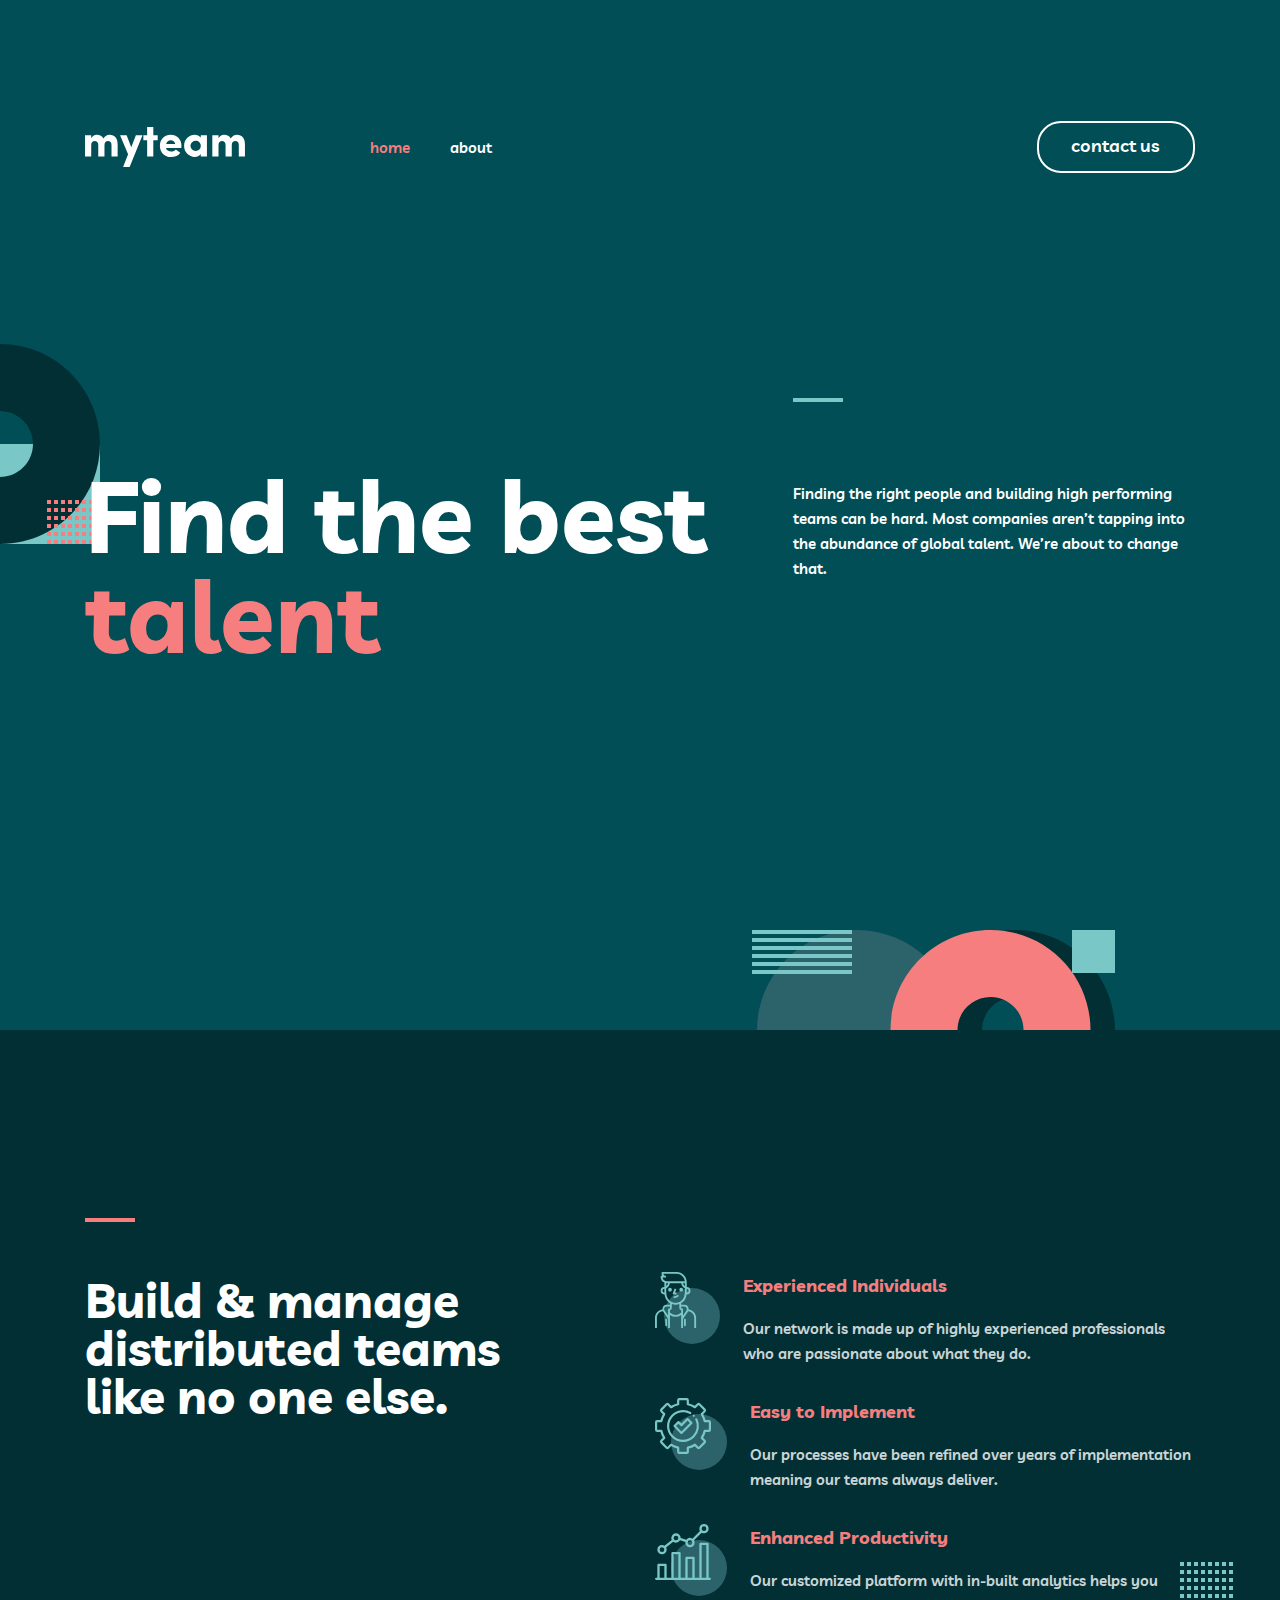
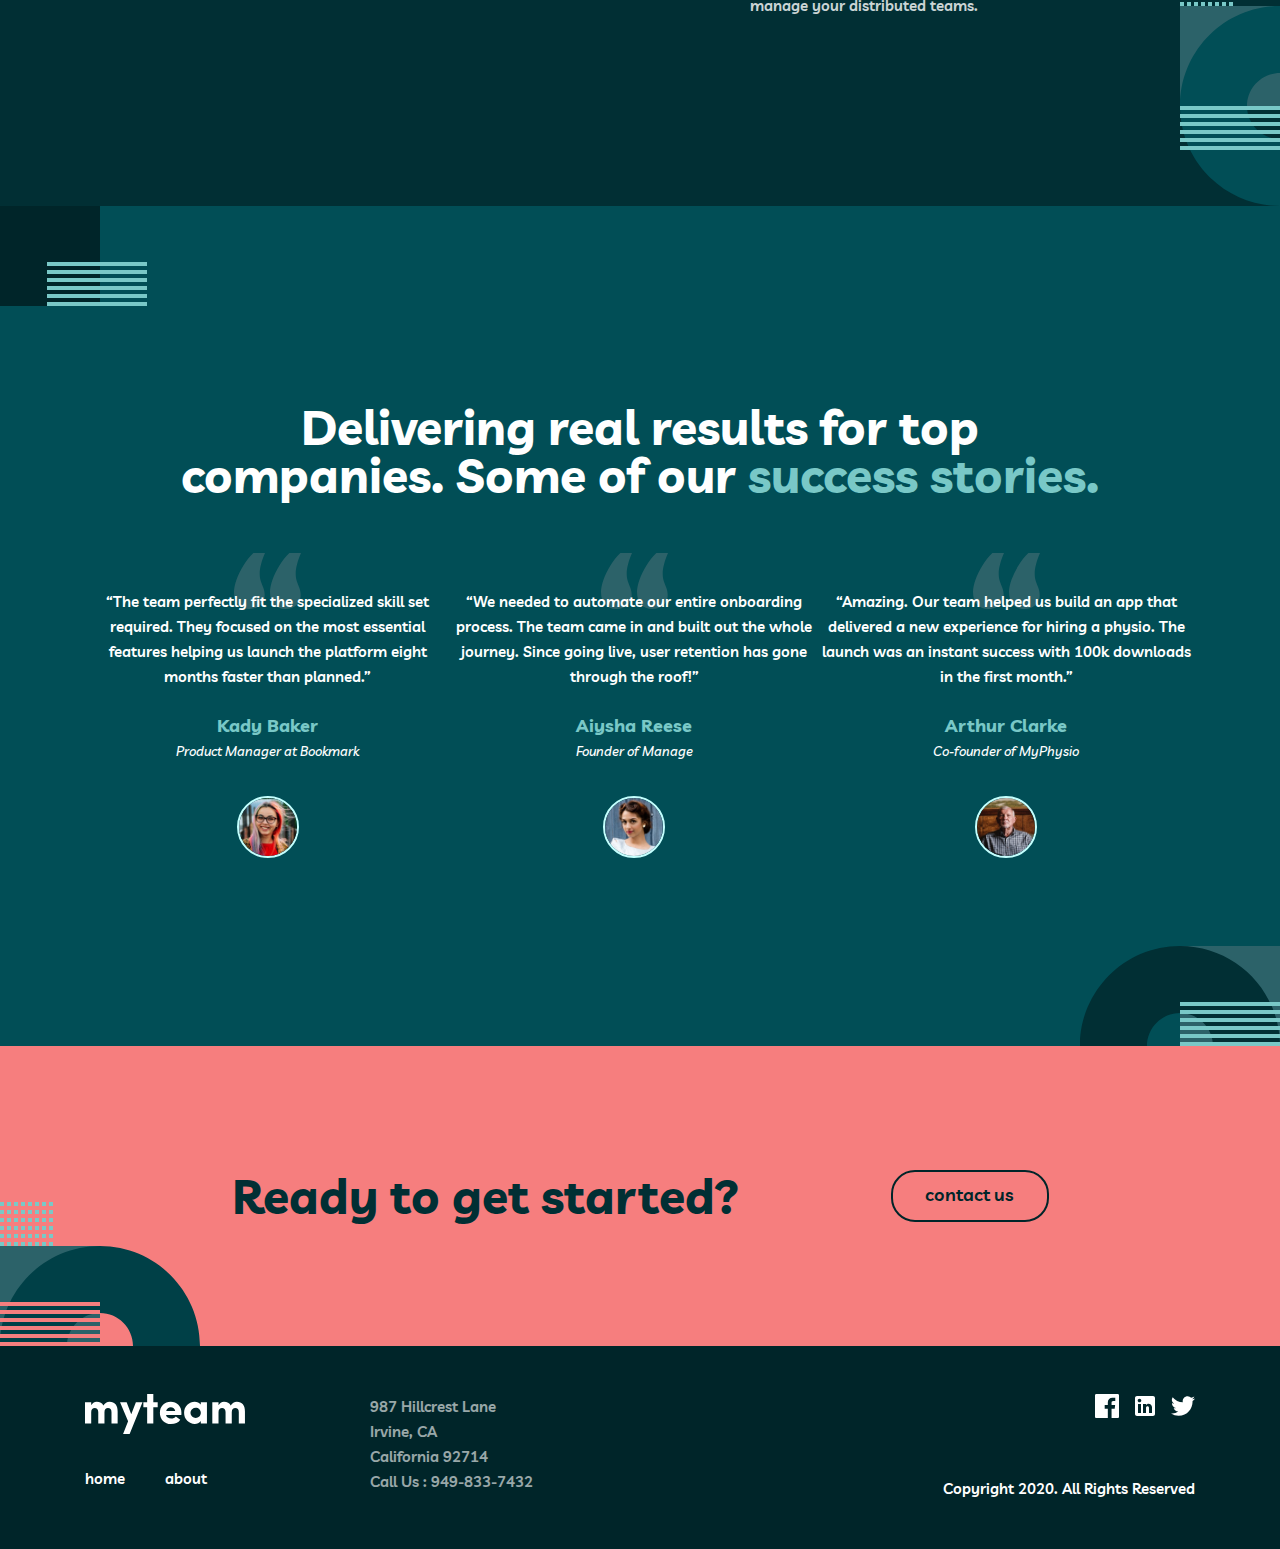
<file: index.html>
<!DOCTYPE html>
<html lang="en">
  <head>
    <meta charset="UTF-8" />
    <meta name="viewport" content="width=device-width, initial-scale=1.0" />
    <title>MyTeam</title>
    <!-- index -->
    <link rel="stylesheet" href="./css/index.css" />
  </head>
  <body>
    <!-- header start -->
    <header class="header">
      <div class="header-container container">
        <!-- LOGO -->
        <a class="site-logo" href="#">
          <img
            class="site-logo-image"
            src="./images/myteam.svg"
            alt="MyTeam logo"
            width="160"
            height="40"
          />
        </a>
        <!-- nav  -->
        <nav class="sitenav">
          <ul class="sitenav-list">
            <li class="sitenav-item">
              <a class="sitenav-link" href="#" id="active">home</a>
            </li>
            <li class="sitenav-item">
              <a class="sitenav-link" href="./pages/about.html">about</a>
            </li>
          </ul>
        </nav>
        <!-- battom -->
        <a class="btn btn-white header-btn" href="./pages/contact.html"
          >contact us</a
        >
      </div>
    </header>
    <!-- header end -->
    <!-- main start -->
    <main class="main">
      <section class="hero">
        <div class="container hero-container">
          <h1 class="hero-title">
            Find the best <span class="orange-text"> talent</span>
          </h1>
          <div class="hero-discription">
            <div class="divider blue-divider hero-divider"></div>
            <p class="hero-description-text">
              Finding the right people and building high performing teams can be
              hard. Most companies aren’t tapping into the abundance of global
              talent. We’re about to change that.
            </p>
          </div>
        </div>
      </section>
      <section class="features">
        <div class="features-container container">
          <div class="features-content">
            <div class="divider orange-divider features-divider"></div>
            <h1 class="features-title">
              Build & manage distributed teams like no one else.
            </h1>
          </div>
          <div class="features-list-wrapper">
            <ul class="features-list">
              <li class="features-item">
                <img
                  class="features-image"
                  src="./images/icon-person.svg"
                  alt=""
                  width="72"
                  height="72"
                />
                <div class="features-item-content">
                  <h3 class="features-item-title orange-text">
                    Experienced Individuals
                  </h3>
                  <p class="features-iten-description">
                    Our network is made up of highly experienced professionals
                    who are passionate about what they do.
                  </p>
                </div>
              </li>
              <li class="features-item">
                <img
                  class="features-image"
                  src="./images/icon-cog.svg"
                  alt=""
                  width="72"
                  height="72"
                />
                <div class="features-item-content">
                  <h3 class="features-item-title orange-text">
                    Easy to Implement
                  </h3>
                  <p class="features-iten-description">
                    Our processes have been refined over years of implementation
                    meaning our teams always deliver.
                  </p>
                </div>
              </li>
              <li class="features-item">
                <img
                  class="features-image"
                  src="./images/icon-chart.svg"
                  alt=""
                  width="72"
                  height="72"
                />
                <div class="features-item-content">
                  <h3 class="features-item-title orange-text">
                    Enhanced Productivity
                  </h3>
                  <p class="features-iten-description">
                    Our customized platform with in-built analytics helps you
                    manage your distributed teams.
                  </p>
                </div>
              </li>
            </ul>
          </div>
        </div>
      </section>
      <section class="stories">
        <div class="stories-container container">
          <h2 class="stories-title">
            Delivering real results for top companies. Some of our
            <span class="blue-text">success stories.</span>
          </h2>
          <div class="stories-list-wrapper">
            <ul class="stories-list">
              <li class="stories-item">
                <p class="stories-description">
                  “The team perfectly fit the specialized skill set required.
                  They focused on the most essential features helping us launch
                  the platform eight months faster than planned.”
                </p>
                <div class="stories-item-content">
                  <h3 class="stories-owner-name blue-text">Kady Baker</h3>
                  <i class="stories-owner-job">Product Manager at Bookmark</i>
                </div>
                <img
                  class="stories-owner-image"
                  src="./images/avatar-kady.jpg"
                  alt=""
                  width="62"
                  height="62"
                />
              </li>
              <li class="stories-item">
                <p class="stories-description">
                  “We needed to automate our entire onboarding process. The team
                  came in and built out the whole journey. Since going live,
                  user retention has gone through the roof!”
                </p>
                <div class="stories-item-content">
                  <h3 class="stories-owner-name blue-text">Aiysha Reese</h3>
                  <i class="stories-owner-job">Founder of Manage</i>
                </div>
                <img
                  class="stories-owner-image"
                  src="./images/avatar-aiysha.jpg"
                  alt=""
                  width="62"
                  height="62"
                />
              </li>
              <li class="stories-item">
                <p class="stories-description">
                  “Amazing. Our team helped us build an app that delivered a new
                  experience for hiring a physio. The launch was an instant
                  success with 100k downloads in the first month.”
                </p>
                <div class="stories-item-content">
                  <h3 class="stories-owner-name blue-text">Arthur Clarke</h3>
                  <i class="stories-owner-job">Co-founder of MyPhysio</i>
                </div>
                <img
                  class="stories-owner-image"
                  src="./images/avatar-arthur.jpg"
                  alt=""
                  width="62"
                  height="62"
                />
              </li>
            </ul>
          </div>
        </div>
      </section>
      <section class="cta">
        <div class="cta-container container">
          <h2 class="cta-title">Ready to get started?</h2>
          <a class="btn btn-dark btn-cta" href="./pages/contact.html"
            >contact us</a
          >
        </div>
      </section>
    </main>

    <!-- main end -->
    <!-- footer start-->
    <footer class="footer">
      <div class="footer-container container">
        <div class="footer-nav">
          <!-- LOGO -->
          <a class="site-logo" href="#">
            <img
              class="site-logo-image"
              src="./images/myteam.svg"
              alt="MyTeam logo"
              width="160"
              height="40"
            />
          </a>
          <!-- nav  -->
          <nav class="sitenav">
            <ul class="sitenav-list">
              <li class="sitenav-item">
                <a class="sitenav-link" href="#">home</a>
              </li>
              <li class="sitenav-item">
                <a class="sitenav-link" href="#">about</a>
              </li>
            </ul>
          </nav>
        </div>
        <div class="footer-info">
          <address>
            987 Hillcrest Lane <br />Irvine, CA <br />California 92714 <br />
            Call Us :
            <a class="footer-tel" href="tel:949-833-7432">949-833-7432</a>
          </address>
        </div>
        <div class="footer-terms-and-links">
          <ul class="footer-links">
            <li class="footer links-item">
              <a class="footer-links-link" href="#">
                <svg xmlns="http://www.w3.org/2000/svg" width="24" height="24">
                  <path
                    fill="#FFF"
                    d="M22.675 0H1.325C.593 0 0 .593 0 1.325v21.351C0 23.407.593 24 1.325 24H12.82v-9.294H9.692v-3.622h3.128V8.413c0-3.1 1.893-4.788 4.659-4.788 1.325 0 2.463.099 2.795.143v3.24l-1.918.001c-1.504 0-1.795.715-1.795 1.763v2.313h3.587l-.467 3.622h-3.12V24h6.116c.73 0 1.323-.593 1.323-1.325V1.325C24 .593 23.407 0 22.675 0z"
                  />
                </svg>
              </a>
            </li>
            <li class="footer links-item">
              <a class="footer-links-link" href="#">
                <svg xmlns="http://www.w3.org/2000/svg" width="20" height="20">
                  <path
                    fill="#FFF"
                    d="M18 0H2C.9 0 0 .9 0 2v16c0 1.1.9 2 2 2h16c1.1 0 2-.9 2-2V2c0-1.1-.9-2-2-2zM6 17H3V8h3v9zM4.5 6.3c-1 0-1.8-.8-1.8-1.8s.8-1.8 1.8-1.8 1.8.8 1.8 1.8-.8 1.8-1.8 1.8zM17 17h-3v-5.3c0-.8-.7-1.5-1.5-1.5s-1.5.7-1.5 1.5V17H8V8h3v1.2c.5-.8 1.6-1.4 2.5-1.4 1.9 0 3.5 1.6 3.5 3.5V17z"
                  />
                </svg>
              </a>
            </li>
            <li class="footer links-item">
              <a class="footer-links-link" href="#">
                <svg xmlns="http://www.w3.org/2000/svg" width="24" height="20">
                  <path
                    fill="#FFF"
                    d="M24 2.557a9.83 9.83 0 01-2.828.775A4.932 4.932 0 0023.337.608a9.864 9.864 0 01-3.127 1.195A4.916 4.916 0 0016.616.248c-3.179 0-5.515 2.966-4.797 6.045A13.978 13.978 0 011.671 1.149a4.93 4.93 0 001.523 6.574 4.903 4.903 0 01-2.229-.616c-.054 2.281 1.581 4.415 3.949 4.89a4.935 4.935 0 01-2.224.084 4.928 4.928 0 004.6 3.419A9.9 9.9 0 010 17.54a13.94 13.94 0 007.548 2.212c9.142 0 14.307-7.721 13.995-14.646A10.025 10.025 0 0024 2.557z"
                  />
                </svg>
              </a>
            </li>
          </ul>
          <p class="footer-terms">Copyright 2020. All Rights Reserved</p>
        </div>
      </div>
    </footer>
    <!-- footer end -->
  </body>
</html>
</file>
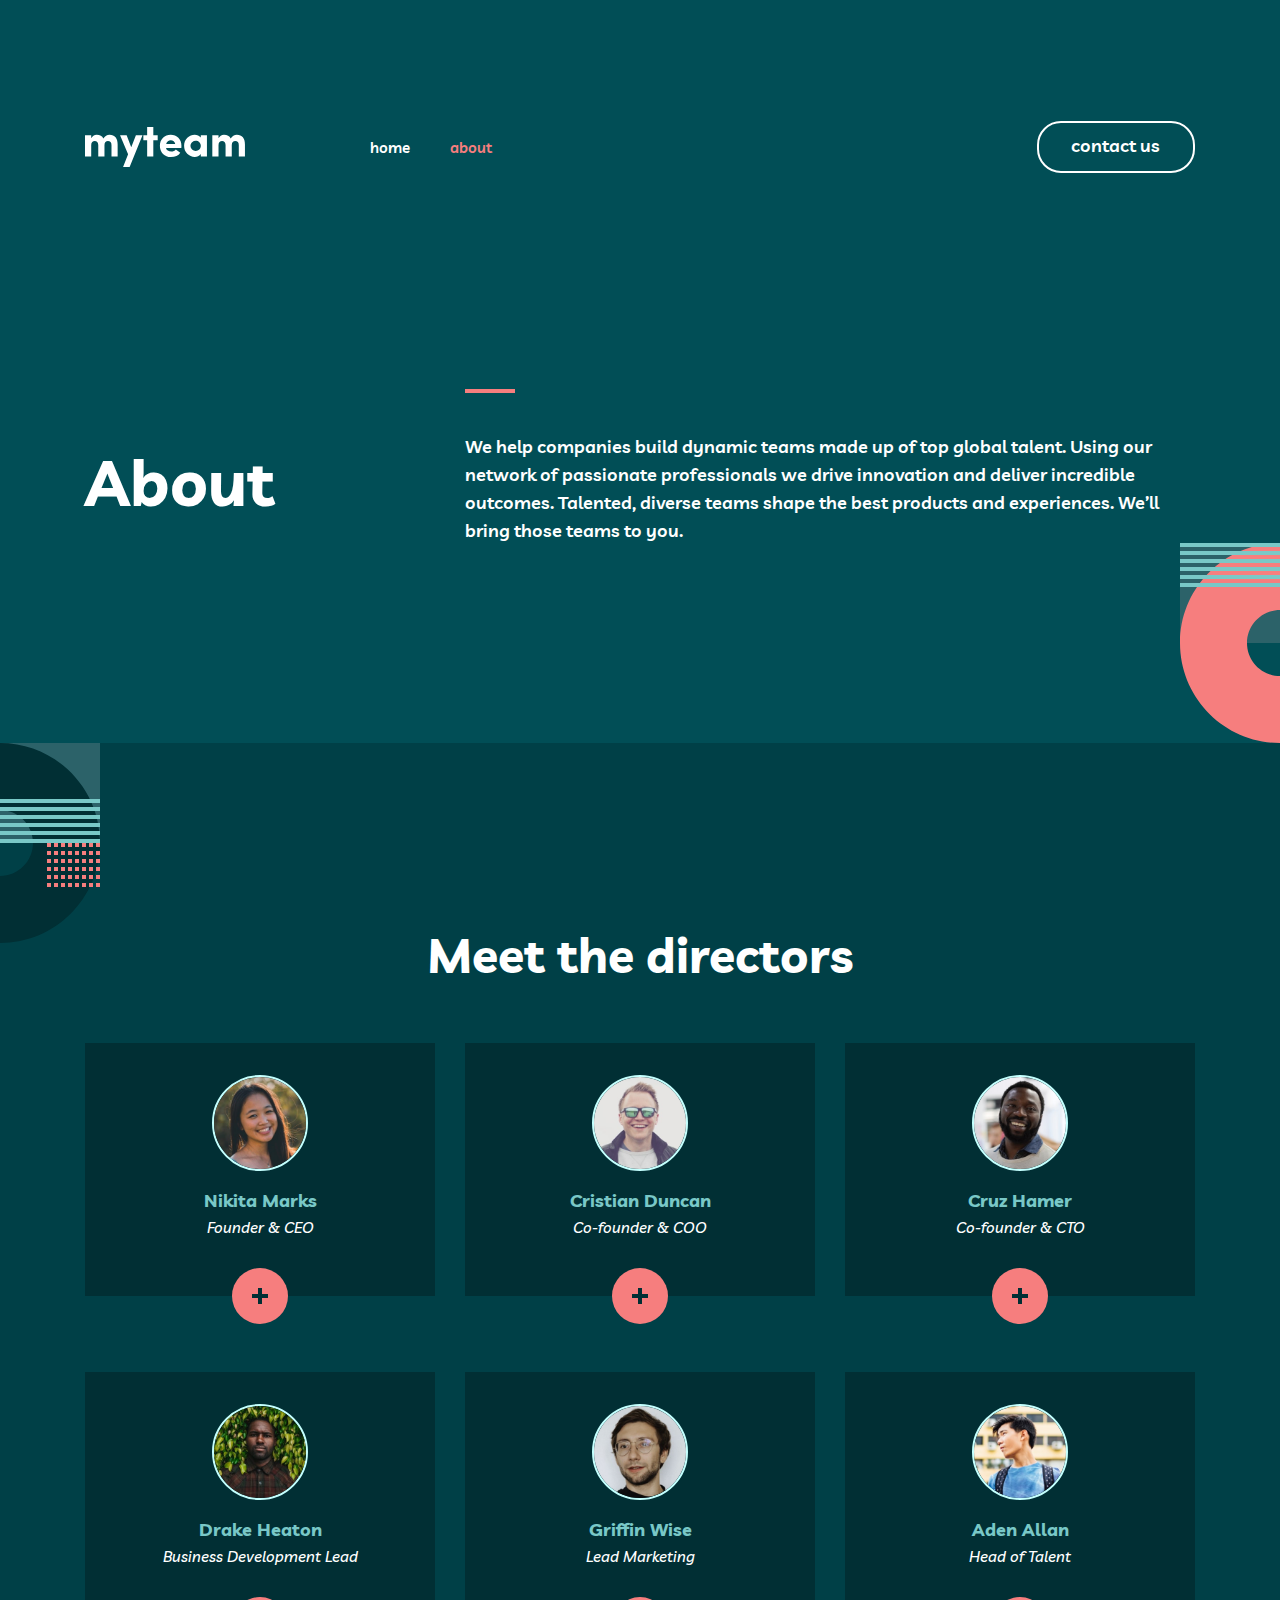
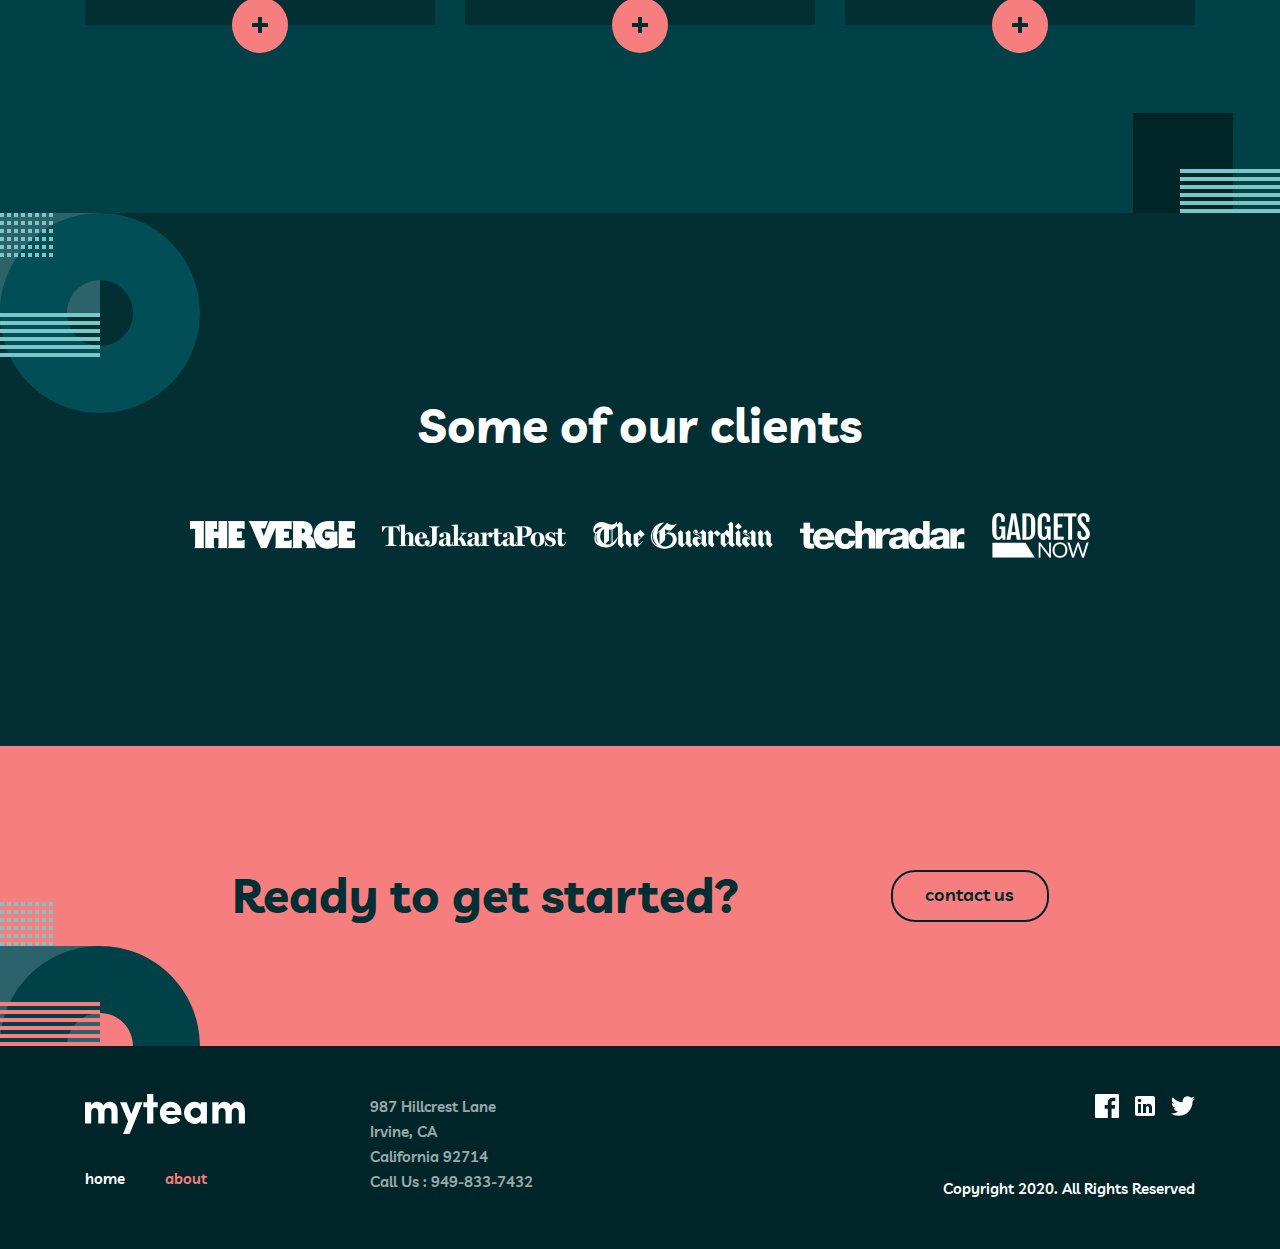
<file: pages/about.html>
<!DOCTYPE html>
<html lang="en">
  <head>
    <meta charset="UTF-8" />
    <meta name="viewport" content="width=device-width, initial-scale=1.0" />
    <title>Myteam About</title>

    <link rel="stylesheet" href="../css/about.css" />
  </head>
  <body>
    <!-- HEADER START -->
    <header class="header">
      <div class="header-container container">
        <!-- LOGO -->
        <a class="site-logo" href="#">
          <img
            class="site-logo-image"
            src="../images/myteam.svg"
            alt="MyTeam logo"
            width="160"
            height="40"
          />
        </a>
        <!-- nav  -->
        <nav class="sitenav">
          <ul class="sitenav-list">
            <li class="sitenav-item">
              <a class="sitenav-link" href="../index.html">home</a>
            </li>
            <li class="sitenav-item">
              <a class="sitenav-link" href="#" id="active">about</a>
            </li>
          </ul>
        </nav>
        <!-- battom -->
        <a class="btn btn-white header-btn" href="./contact.html">contact us</a>
      </div>
    </header>
    <!-- HEADER END -->
    <!-- main start -->
    <main class="main">
      <!-- hero start -->
      <section class="hero">
        <div class="hero-container container">
          <h1 class="hero-title">About</h1>
          <div class="hero-content">
            <div class="divider hero-divider orange-divider"></div>
            <p class="hero-description">
              We help companies build dynamic teams made up of top global
              talent. Using our network of passionate professionals we drive
              innovation and deliver incredible outcomes. Talented, diverse
              teams shape the best products and experiences. We’ll bring those
              teams to you.
            </p>
          </div>
        </div>
      </section>
      <!-- hero end -->

      <section class="directors">
        <div class="directors-container container">
          <h2 class="directors-title">Meet the directors</h2>
          <ul class="directors-list">
            <li class="directors-list-item">
              <img
                src="../images/avatar-nikita.jpg"
                alt=" avatar-nikita"
                class="directors-item-avatar"
              />
              <h3 class="directors-item-title">Nikita Marks</h3>
              <i class="directors-item-level">Founder & CEO</i
              ><button class="directors-item-show-inf-btn">
                <img src="../images/icon-cross.svg" alt="" />
              </button>
            </li>
            <li class="directors-list-item">
              <img
                src="../images/avatar-christian.jpg"
                alt="avatar Cristian"
                class="directors-item-avatar"
              />
              <h3 class="directors-item-title">Cristian Duncan</h3>
              <i class="directors-item-level">Co-founder & COO</i
              ><button class="directors-item-show-inf-btn">
                <img src="../images/icon-cross.svg" alt="" />
              </button>
            </li>
            <li class="directors-list-item">
              <img
                src="../images/avatar-cruz.jpg"
                alt="avatar Cruz"
                class="directors-item-avatar"
              />
              <h3 class="directors-item-title">Cruz Hamer</h3>
              <i class="directors-item-level">Co-founder & CTO</i
              ><button class="directors-item-show-inf-btn">
                <img src="../images/icon-cross.svg" alt="" />
              </button>
            </li>
            <li class="directors-list-item">
              <img
                src="../images/avatar-drake.jpg"
                alt="avatar Drake"
                class="directors-item-avatar"
              />
              <h3 class="directors-item-title">Drake Heaton</h3>
              <i class="directors-item-level">Business Development Lead</i
              ><button class="directors-item-show-inf-btn">
                <img src="../images/icon-cross.svg" alt="" />
              </button>
            </li>
            <li class="directors-list-item">
              <img
                src="../images/avatar-griffin.jpg"
                alt="avatar Griffin"
                class="directors-item-avatar"
              />
              <h3 class="directors-item-title">Griffin Wise</h3>
              <i class="directors-item-level">Lead Marketing</i
              ><button class="directors-item-show-inf-btn">
                <img src="../images/icon-cross.svg" alt="" />
              </button>
            </li>
            <li class="directors-list-item">
              <img
                src="../images/avatar-aden.jpg"
                alt="avatar Aden"
                class="directors-item-avatar"
              />
              <h3 class="directors-item-title">Aden Allan</h3>
              <i class="directors-item-level">Head of Talent</i
              ><button class="directors-item-show-inf-btn">
                <img src="../images/icon-cross.svg" alt="" />
              </button>
            </li>
          </ul>
        </div>
      </section>
      <section class="clients">
        <div class="clients-container container">
          <h2 class="clients-title">Some of our clients</h2>
          <ul class="clients-logo-list">
            <li class="clientsn-logo-item">
              <img
                src="../images/logo-the-verge.png"
                alt=""
                width="165"
                height="28"
              />
            </li>
            <li class="clientsn-logo-item">
              <img
                src="../images/logo-jakarta-post.png"
                alt=""
                width="184"
                height="23"
              />
            </li>
            <li class="clientsn-logo-item">
              <img
                src="../images/logo-the-guardian.png"
                alt=""
                width="180"
                height="28"
              />
            </li>
            <li class="clientsn-logo-item">
              <img
                src="../images/logo-tech-radar.png"
                alt=""
                width="165"
                height="28"
              />
            </li>
            <li class="clientsn-logo-item">
              <img
                src="../images/logo-gadgets-now.png"
                alt=""
                width="98"
                height="45"
              />
            </li>
          </ul>
        </div>
      </section>
      <!-- cta start -->
      <section class="cta">
        <div class="cta-container container">
          <h2 class="cta-title">Ready to get started?</h2>
          <a class="btn btn-dark btn-cta" href="./contact.html">contact us</a>
        </div>
      </section>
    </main>
    <!-- main end -->
    <!-- footer start-->
    <footer class="footer">
      <div class="footer-container container">
        <div class="footer-nav">
          <!-- LOGO -->
          <a class="site-logo" href="#">
            <img
              class="site-logo-image"
              src="../images/myteam.svg"
              alt="MyTeam logo"
              width="160"
              height="40"
            />
          </a>
          <!-- nav  -->
          <nav class="sitenav">
            <ul class="sitenav-list">
              <li class="sitenav-item">
                <a class="sitenav-link" href="../index.html">home</a>
              </li>
              <li class="sitenav-item">
                <a class="sitenav-link" href="#" id="active">about</a>
              </li>
            </ul>
          </nav>
        </div>
        <div class="footer-info">
          <address>
            987 Hillcrest Lane <br />Irvine, CA <br />California 92714 <br />
            Call Us :
            <a class="footer-tel" href="tel:949-833-7432">949-833-7432</a>
          </address>
        </div>
        <div class="footer-terms-and-links">
          <ul class="footer-links">
            <li class="footer links-item">
              <a class="footer-links-link" href="#">
                <svg xmlns="http://www.w3.org/2000/svg" width="24" height="24">
                  <path
                    fill="#FFF"
                    d="M22.675 0H1.325C.593 0 0 .593 0 1.325v21.351C0 23.407.593 24 1.325 24H12.82v-9.294H9.692v-3.622h3.128V8.413c0-3.1 1.893-4.788 4.659-4.788 1.325 0 2.463.099 2.795.143v3.24l-1.918.001c-1.504 0-1.795.715-1.795 1.763v2.313h3.587l-.467 3.622h-3.12V24h6.116c.73 0 1.323-.593 1.323-1.325V1.325C24 .593 23.407 0 22.675 0z"
                  />
                </svg>
              </a>
            </li>
            <li class="footer links-item">
              <a class="footer-links-link" href="#">
                <svg xmlns="http://www.w3.org/2000/svg" width="20" height="20">
                  <path
                    fill="#FFF"
                    d="M18 0H2C.9 0 0 .9 0 2v16c0 1.1.9 2 2 2h16c1.1 0 2-.9 2-2V2c0-1.1-.9-2-2-2zM6 17H3V8h3v9zM4.5 6.3c-1 0-1.8-.8-1.8-1.8s.8-1.8 1.8-1.8 1.8.8 1.8 1.8-.8 1.8-1.8 1.8zM17 17h-3v-5.3c0-.8-.7-1.5-1.5-1.5s-1.5.7-1.5 1.5V17H8V8h3v1.2c.5-.8 1.6-1.4 2.5-1.4 1.9 0 3.5 1.6 3.5 3.5V17z"
                  />
                </svg>
              </a>
            </li>
            <li class="footer links-item">
              <a class="footer-links-link" href="#">
                <svg xmlns="http://www.w3.org/2000/svg" width="24" height="20">
                  <path
                    fill="#FFF"
                    d="M24 2.557a9.83 9.83 0 01-2.828.775A4.932 4.932 0 0023.337.608a9.864 9.864 0 01-3.127 1.195A4.916 4.916 0 0016.616.248c-3.179 0-5.515 2.966-4.797 6.045A13.978 13.978 0 011.671 1.149a4.93 4.93 0 001.523 6.574 4.903 4.903 0 01-2.229-.616c-.054 2.281 1.581 4.415 3.949 4.89a4.935 4.935 0 01-2.224.084 4.928 4.928 0 004.6 3.419A9.9 9.9 0 010 17.54a13.94 13.94 0 007.548 2.212c9.142 0 14.307-7.721 13.995-14.646A10.025 10.025 0 0024 2.557z"
                  />
                </svg>
              </a>
            </li>
          </ul>
          <p class="footer-terms">Copyright 2020. All Rights Reserved</p>
        </div>
      </div>
    </footer>
    <!-- footer end -->
  </body>
</html>
</file>
<file: css/index.css>
@import "./global.css";
/* main hero */
.hero {
  padding-top: 56px;
  color: #fff;
  padding-bottom: 250px;
  background-image: url(../images/bg-left.svg), url(../images/bg-right.svg);
  background-repeat: no-repeat;
  background-position: left -100px top 50px, right 165px bottom -100px;
}

.hero-container {
  display: flex;
}
.hero-title {
  font-size: 100px;
  line-height: 100px;
}
.hero-divider {
  margin-bottom: 79px;
  justify-content: space-between;
}

.hero-discription {
  width: 100%;
  max-width: 445px;
  width: 535px;
}

/* MAIN HERO END */
/* Features start */
.features {
  background-color: #012f34;
  padding-top: 140px;
  padding-bottom: 140px;
  color: #fff;
  background-image: url("../images/bg-pattern-home-3.svg");
  background-repeat: no-repeat;
  background-position: bottom right -100px;
}
.features-container {
  display: flex;
  justify-content: space-between;
}
.features-content {
  width: 100%;
  max-width: 445px;
}
.features-divider {
  margin-bottom: 54px;
}
.features-title {
  font-size: 48px;
  line-height: 48px;
}
.features-list-wrapper {
  width: 100%;
  max-width: 540px;
  margin-top: 54px;
}
.features-list {
  display: flex;
  flex-direction: column;
  gap: 32px;
}
.features-item {
  display: flex;
  gap: 23px;
}

.features-item-title {
  margin-bottom: 16px;
  font-size: 18px;
  line-height: 28px;
}
.features-iten-description {
  opacity: 80%;
}

/* features end */
/* STORIES START */
.stories {
  padding-top: 149px;
  padding-bottom: 140px;
  background-image: url("../images/bg-pattern-home-4-about-3.svg"),
    url("../images/bg-pattern-home-5.svg");
  background-repeat: no-repeat;
  background-position: top left, right bottom;
  color: #fff;
}
.stories-container {
  display: flex;
  flex-direction: column;
  gap: 54px;
}

.stories-title {
  font-size: 48px;
  line-height: 48px;
  text-align: center;
  width: 100%;
  max-width: 932px;
  margin-left: auto;
  margin-right: auto;
}

.stories-list {
  display: flex;
  text-align: center;
}
.stories-item {
  display: flex;
  flex-direction: column;
  background-image: url("../images/icon-quotes.svg");
  background-repeat: no-repeat;
  background-position: top center;
  padding-top: 36px;
}
.stories-description {
  margin-bottom: 24px;
}
.stories-item-content {
  margin-bottom: 32px;
}
.stories-owner-name {
  font-size: 18px;
}
.stories-owner-job {
  font-weight: 500;
  font-size: 13px;
}
.stories-owner-image {
  align-self: center;
  border-radius: 50%;
  border: 2px solid #c4fffe;
}
/* STORIES END */
</file>
<file: css/about.css>
@import "./global.css";

/* Hero Start */
.hero {
  padding-top: 47px;
  padding-bottom: 120px;
  color: #fff;
  background-image: url("../images/bg-pattern-about-1-mobile-nav-1.svg");
  background-repeat: no-repeat;
  background-position: right -100px bottom;
}
.hero-container {
  display: flex;
  justify-content: space-between;
}

.hero-title {
  font-size: 64px;
  line-height: 100px;
}
.hero-content {
  width: 100%;
  max-width: 730px;
}

.hero-divider {
  margin-bottom: 40px;
}
.orange-divider {
}
.hero-description {
  font-size: 18px;
  line-height: 28px;
}
/* Hero end */

/* Directors start */
.directors {
  padding-top: 140px;
  padding-bottom: 140px;
  background-color: #004047;
  color: #fff;
  background-image: url("../images/bg-pattern-about-2-contact-1.svg"),
    url("../images/bg-pattern-home-4-about-3.svg");
  background-repeat: no-repeat;
  background-position: top left -100px, bottom right;
}
.directors-container {
}

.directors-title {
  font-size: 48px;
  line-height: 48px;
  text-align: center;
  margin-bottom: 64px;
}
.directors-list {
  display: flex;
  row-gap: 76px;
  column-gap: 30px;
  flex-wrap: wrap;
}
.directors-list-item {
  background-color: #012f34;
  width: 100%;
  max-width: 350px;
  padding: 32px 24px 0 24px;
  flex-shrink: 0;
  display: flex;
  flex-direction: column;
  align-items: center;
}
.directors-item-avatar {
  width: 96px;
  height: 96px;
  border: 2px solid #c4fffe;
  margin-bottom: 16px;
  border-radius: 50%;
}
.directors-item-title {
  font-size: 18px;
  line-height: 28px;
  color: #79c8c7;
}
.directors-item-level {
  font-size: 15px;
  font-weight: 500;
}
.directors-item-show-inf-btn {
  background-color: #f67e7e;
  width: 56px;
  height: 56px;
  display: flex;
  justify-content: center;
  align-items: center;
  border-radius: 50%;
  border: 0;
  cursor: pointer;
  margin-top: 28px;
  margin-bottom: -28px;
}
/* Directors end */

/* Clients start */
.clients {
  padding-top: 140px;
  padding: 140px;
  background-color: #012f34;
  color: #fff;
  background-image: url("../images/bg-pattern-about-4.svg");
  background-repeat: no-repeat;
  background-position: top left;
}

.clients-title {
  font-size: 48px;
  line-height: 48px;
  text-align: center;
  margin-bottom: 64px;
}

.clients-logo-list {
  display: flex;
  justify-content: space-between;
  align-items: center;
}

/* Clients end */
</file>
